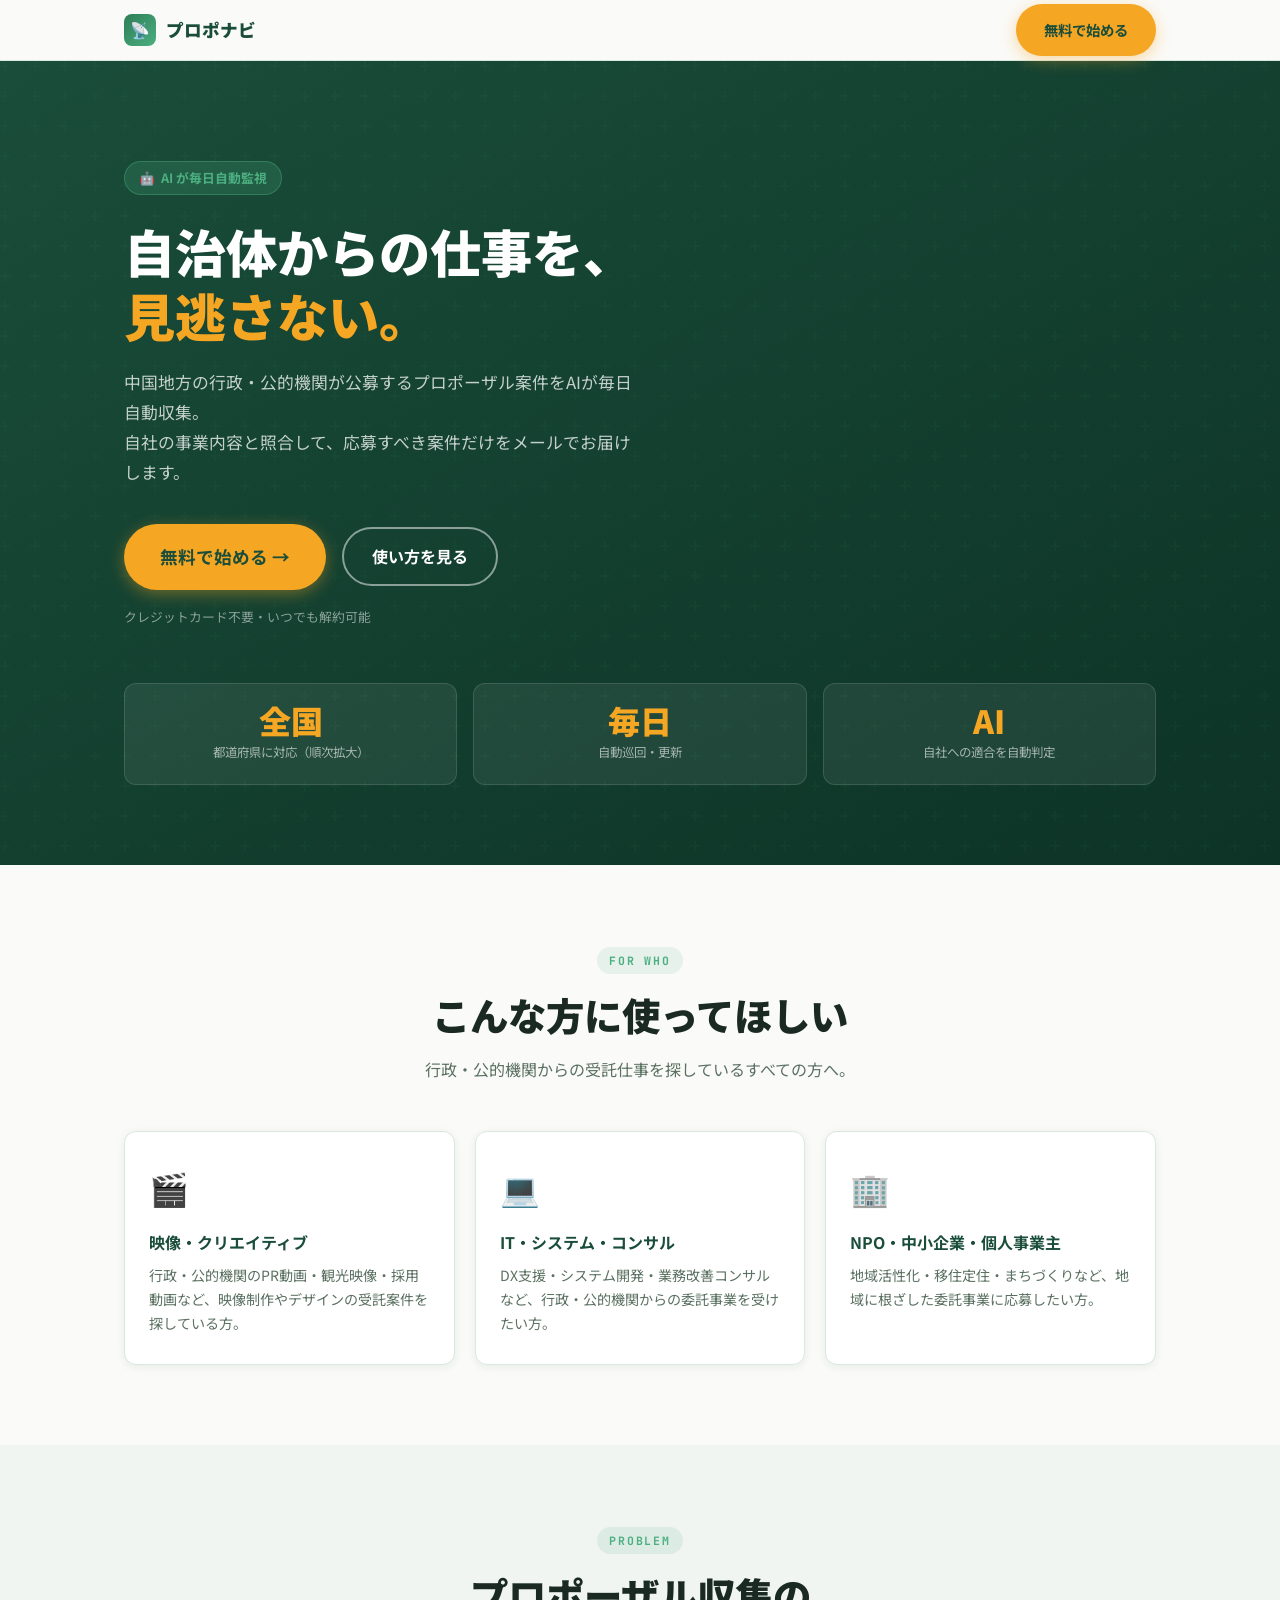
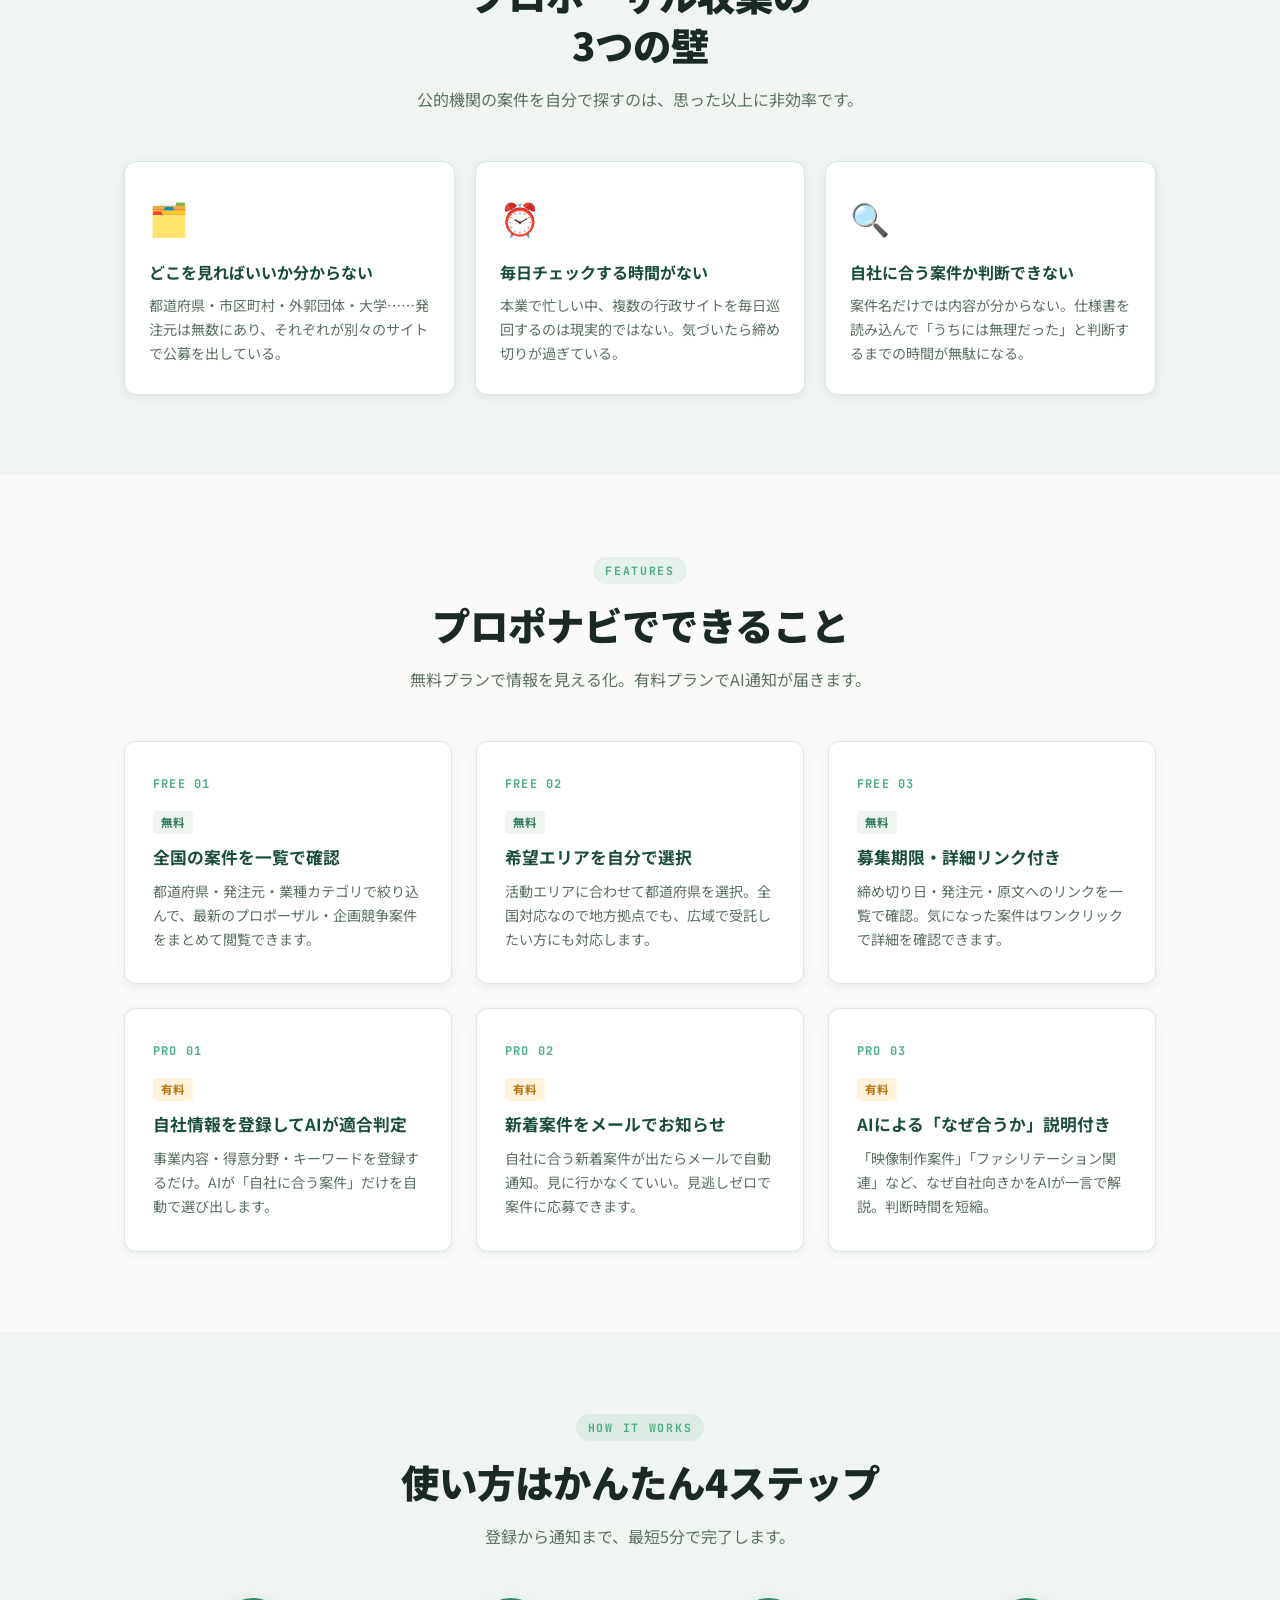
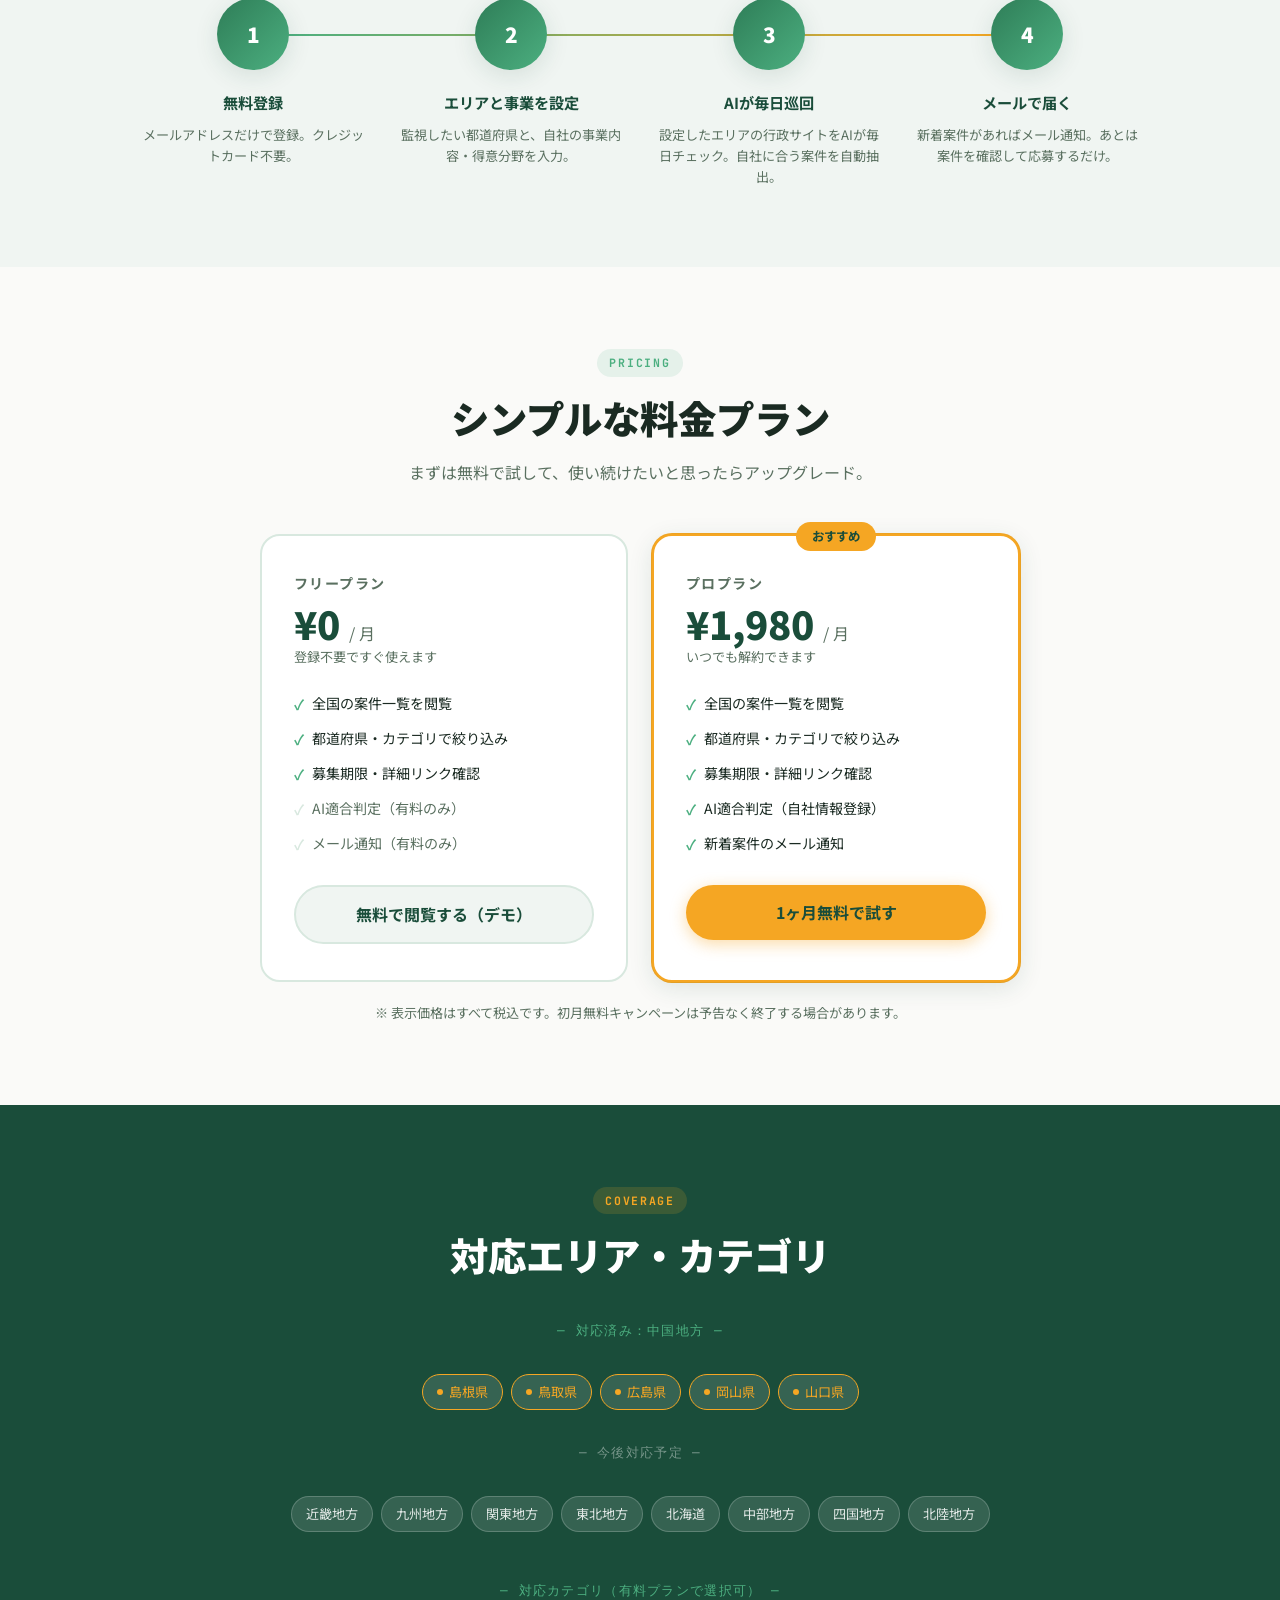
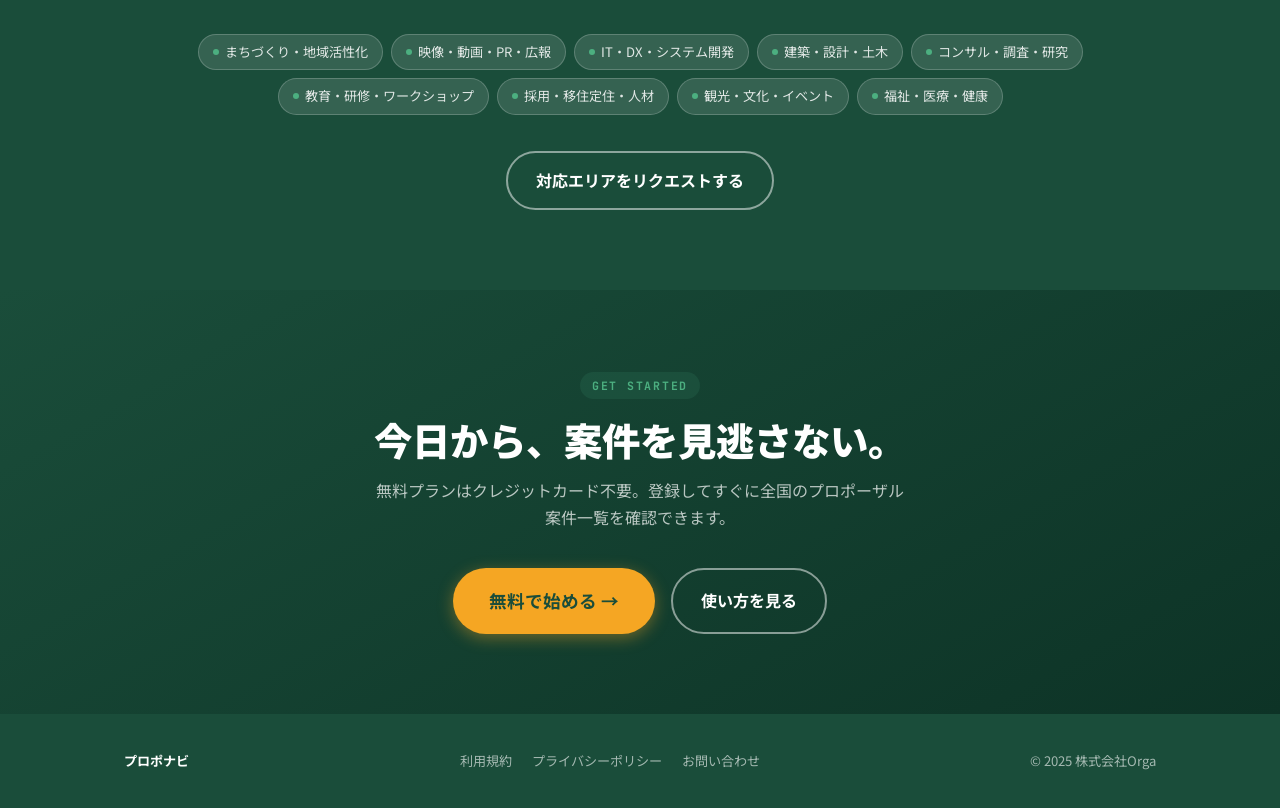
<file: index.html>
<!DOCTYPE html>
<html lang="ja">
<head>
  <meta charset="UTF-8">
  <meta name="viewport" content="width=device-width, initial-scale=1.0">
  <title>プロポナビ｜中国地方の公的機関プロポーザルをAIが毎日監視・通知</title>
  <meta name="description" content="中国地方の行政・公的機関が公募するプロポーザル案件をAIが毎日自動収集。自社の事業内容と照合して、応募すべき案件だけをメールでお届け。受託ビジネスをしている方に。">
  <link rel="preconnect" href="https://fonts.googleapis.com">
  <link rel="preconnect" href="https://fonts.gstatic.com" crossorigin>
  <link href="https://fonts.googleapis.com/css2?family=JetBrains+Mono:wght@400;700&family=Noto+Sans+JP:wght@400;500;700;900&display=swap" rel="stylesheet">
  <link rel="stylesheet" href="css/style.css">
</head>
<body>

  <!-- ===== HEADER ===== -->
  <header class="site-header">
    <div class="container">
      <a href="#" class="logo">
        <div class="logo-icon">📡</div>
        プロポナビ
      </a>
      <a href="#pricing" class="btn btn-primary header-cta">無料で始める</a>
    </div>
  </header>

  <!-- ===== HERO ===== -->
  <section class="hero">
    <div class="container">
      <div class="hero-badge">
        <span>🤖</span> AI が毎日自動監視
      </div>
      <h1 class="hero-title">
        自治体からの仕事を、<br>
        <em>見逃さない。</em>
      </h1>
      <p class="hero-desc">
        中国地方の行政・公的機関が公募するプロポーザル案件をAIが毎日自動収集。<br>
        自社の事業内容と照合して、応募すべき案件だけをメールでお届けします。
      </p>
      <div class="hero-actions">
        <a href="#pricing" class="btn btn-primary btn-lg">無料で始める →</a>
        <a href="#how" class="btn btn-outline">使い方を見る</a>
      </div>
      <p class="hero-note">クレジットカード不要・いつでも解約可能</p>

      <div class="hero-cards">
        <div class="hero-stat">
          <div class="hero-stat-num">全国</div>
          <div class="hero-stat-label">都道府県に対応（順次拡大）</div>
        </div>
        <div class="hero-stat">
          <div class="hero-stat-num">毎日</div>
          <div class="hero-stat-label">自動巡回・更新</div>
        </div>
        <div class="hero-stat">
          <div class="hero-stat-num">AI</div>
          <div class="hero-stat-label">自社への適合を自動判定</div>
        </div>
      </div>
    </div>
  </section>

  <!-- ===== TARGET ===== -->
  <section>
    <div class="container">
      <div class="text-center fade-in">
        <span class="section-label">FOR WHO</span>
        <h2 class="section-title">こんな方に使ってほしい</h2>
        <p class="section-sub">行政・公的機関からの受託仕事を探しているすべての方へ。</p>
      </div>
      <div class="problem-grid" style="margin-top:48px;">
        <div class="problem-card fade-in">
          <div class="problem-icon">🎬</div>
          <h3>映像・クリエイティブ</h3>
          <p>行政・公的機関のPR動画・観光映像・採用動画など、映像制作やデザインの受託案件を探している方。</p>
        </div>
        <div class="problem-card fade-in">
          <div class="problem-icon">💻</div>
          <h3>IT・システム・コンサル</h3>
          <p>DX支援・システム開発・業務改善コンサルなど、行政・公的機関からの委託事業を受けたい方。</p>
        </div>
        <div class="problem-card fade-in">
          <div class="problem-icon">🏢</div>
          <h3>NPO・中小企業・個人事業主</h3>
          <p>地域活性化・移住定住・まちづくりなど、地域に根ざした委託事業に応募したい方。</p>
        </div>
      </div>
    </div>
  </section>

  <!-- ===== PROBLEMS ===== -->
  <section class="bg-light">
    <div class="container">
      <div class="text-center fade-in">
        <span class="section-label">PROBLEM</span>
        <h2 class="section-title">プロポーザル収集の<br>3つの壁</h2>
        <p class="section-sub">公的機関の案件を自分で探すのは、思った以上に非効率です。</p>
      </div>

      <div class="problem-grid">
        <div class="problem-card fade-in">
          <div class="problem-icon">🗂️</div>
          <h3>どこを見ればいいか分からない</h3>
          <p>都道府県・市区町村・外郭団体・大学……発注元は無数にあり、それぞれが別々のサイトで公募を出している。</p>
        </div>
        <div class="problem-card fade-in">
          <div class="problem-icon">⏰</div>
          <h3>毎日チェックする時間がない</h3>
          <p>本業で忙しい中、複数の行政サイトを毎日巡回するのは現実的ではない。気づいたら締め切りが過ぎている。</p>
        </div>
        <div class="problem-card fade-in">
          <div class="problem-icon">🔍</div>
          <h3>自社に合う案件か判断できない</h3>
          <p>案件名だけでは内容が分からない。仕様書を読み込んで「うちには無理だった」と判断するまでの時間が無駄になる。</p>
        </div>
      </div>
    </div>
  </section>

  <!-- ===== FEATURES ===== -->
  <section>
    <div class="container">
      <div class="text-center fade-in">
        <span class="section-label">FEATURES</span>
        <h2 class="section-title">プロポナビでできること</h2>
        <p class="section-sub">無料プランで情報を見える化。有料プランでAI通知が届きます。</p>
      </div>

      <div class="features-grid">
        <div class="feature-card fade-in">
          <div class="feature-num">FREE 01</div>
          <span class="feature-tag feature-tag-free">無料</span>
          <h3>全国の案件を一覧で確認</h3>
          <p>都道府県・発注元・業種カテゴリで絞り込んで、最新のプロポーザル・企画競争案件をまとめて閲覧できます。</p>
        </div>
        <div class="feature-card fade-in">
          <div class="feature-num">FREE 02</div>
          <span class="feature-tag feature-tag-free">無料</span>
          <h3>希望エリアを自分で選択</h3>
          <p>活動エリアに合わせて都道府県を選択。全国対応なので地方拠点でも、広域で受託したい方にも対応します。</p>
        </div>
        <div class="feature-card fade-in">
          <div class="feature-num">FREE 03</div>
          <span class="feature-tag feature-tag-free">無料</span>
          <h3>募集期限・詳細リンク付き</h3>
          <p>締め切り日・発注元・原文へのリンクを一覧で確認。気になった案件はワンクリックで詳細を確認できます。</p>
        </div>
        <div class="feature-card fade-in">
          <div class="feature-num">PRO 01</div>
          <span class="feature-tag feature-tag-paid">有料</span>
          <h3>自社情報を登録してAIが適合判定</h3>
          <p>事業内容・得意分野・キーワードを登録するだけ。AIが「自社に合う案件」だけを自動で選び出します。</p>
        </div>
        <div class="feature-card fade-in">
          <div class="feature-num">PRO 02</div>
          <span class="feature-tag feature-tag-paid">有料</span>
          <h3>新着案件をメールでお知らせ</h3>
          <p>自社に合う新着案件が出たらメールで自動通知。見に行かなくていい。見逃しゼロで案件に応募できます。</p>
        </div>
        <div class="feature-card fade-in">
          <div class="feature-num">PRO 03</div>
          <span class="feature-tag feature-tag-paid">有料</span>
          <h3>AIによる「なぜ合うか」説明付き</h3>
          <p>「映像制作案件」「ファシリテーション関連」など、なぜ自社向きかをAIが一言で解説。判断時間を短縮。</p>
        </div>
      </div>
    </div>
  </section>

  <!-- ===== HOW IT WORKS ===== -->
  <section id="how" class="bg-light">
    <div class="container">
      <div class="text-center fade-in">
        <span class="section-label">HOW IT WORKS</span>
        <h2 class="section-title">使い方はかんたん4ステップ</h2>
        <p class="section-sub">登録から通知まで、最短5分で完了します。</p>
      </div>

      <div class="steps">
        <div class="step fade-in">
          <div class="step-num">1</div>
          <h3>無料登録</h3>
          <p>メールアドレスだけで登録。クレジットカード不要。</p>
        </div>
        <div class="step fade-in">
          <div class="step-num">2</div>
          <h3>エリアと事業を設定</h3>
          <p>監視したい都道府県と、自社の事業内容・得意分野を入力。</p>
        </div>
        <div class="step fade-in">
          <div class="step-num">3</div>
          <h3>AIが毎日巡回</h3>
          <p>設定したエリアの行政サイトをAIが毎日チェック。自社に合う案件を自動抽出。</p>
        </div>
        <div class="step fade-in">
          <div class="step-num">4</div>
          <h3>メールで届く</h3>
          <p>新着案件があればメール通知。あとは案件を確認して応募するだけ。</p>
        </div>
      </div>
    </div>
  </section>

  <!-- ===== PRICING ===== -->
  <section id="pricing">
    <div class="container">
      <div class="text-center fade-in">
        <span class="section-label">PRICING</span>
        <h2 class="section-title">シンプルな料金プラン</h2>
        <p class="section-sub">まずは無料で試して、使い続けたいと思ったらアップグレード。</p>
      </div>

      <div class="pricing-grid">
        <div class="price-card fade-in">
          <p class="price-name">フリープラン</p>
          <p class="price-amount">¥0 <span>/ 月</span></p>
          <p class="price-desc">登録不要ですぐ使えます</p>
          <ul class="price-list">
            <li>全国の案件一覧を閲覧</li>
            <li>都道府県・カテゴリで絞り込み</li>
            <li>募集期限・詳細リンク確認</li>
            <li class="muted">AI適合判定（有料のみ）</li>
            <li class="muted">メール通知（有料のみ）</li>
          </ul>
          <a href="demo.html" class="btn btn-free price-cta">無料で閲覧する（デモ）</a>
        </div>

        <div class="price-card price-card-paid fade-in">
          <div class="price-badge">おすすめ</div>
          <p class="price-name">プロプラン</p>
          <p class="price-amount">¥1,980 <span>/ 月</span></p>
          <p class="price-desc">いつでも解約できます</p>
          <ul class="price-list">
            <li>全国の案件一覧を閲覧</li>
            <li>都道府県・カテゴリで絞り込み</li>
            <li>募集期限・詳細リンク確認</li>
            <li>AI適合判定（自社情報登録）</li>
            <li>新着案件のメール通知</li>
          </ul>
          <a href="#" class="btn btn-primary price-cta">1ヶ月無料で試す</a>
        </div>
      </div>

      <p style="text-align:center; margin-top:20px; font-size:.82rem; color:var(--color-text-muted);">
        ※ 表示価格はすべて税込です。初月無料キャンペーンは予告なく終了する場合があります。
      </p>
    </div>
  </section>

  <!-- ===== COVERAGE ===== -->
  <section class="bg-dark">
    <div class="container">
      <div class="text-center fade-in">
        <span class="section-label">COVERAGE</span>
        <h2 class="section-title">対応エリア・カテゴリ</h2>
      </div>

      <!-- エリア -->
      <div style="margin-top:40px;" class="fade-in">
        <p style="text-align:center; font-size:.8rem; font-family:var(--font-mono); color:var(--color-primary-light); letter-spacing:.1em; margin-bottom:16px;">— 対応済み：中国地方 —</p>
        <div class="area-chips" style="justify-content:center; margin-bottom:32px;">
          <span class="chip" style="border-color:var(--color-accent); color:var(--color-accent);"><span class="chip-dot" style="background:var(--color-accent)"></span>島根県</span>
          <span class="chip" style="border-color:var(--color-accent); color:var(--color-accent);"><span class="chip-dot" style="background:var(--color-accent)"></span>鳥取県</span>
          <span class="chip" style="border-color:var(--color-accent); color:var(--color-accent);"><span class="chip-dot" style="background:var(--color-accent)"></span>広島県</span>
          <span class="chip" style="border-color:var(--color-accent); color:var(--color-accent);"><span class="chip-dot" style="background:var(--color-accent)"></span>岡山県</span>
          <span class="chip" style="border-color:var(--color-accent); color:var(--color-accent);"><span class="chip-dot" style="background:var(--color-accent)"></span>山口県</span>
        </div>

        <p style="text-align:center; font-size:.8rem; font-family:var(--font-mono); color:rgba(255,255,255,.4); letter-spacing:.1em; margin-bottom:16px;">— 今後対応予定 —</p>
        <div class="area-chips" style="margin-bottom:0;">
          <span class="chip">近畿地方</span>
          <span class="chip">九州地方</span>
          <span class="chip">関東地方</span>
          <span class="chip">東北地方</span>
          <span class="chip">北海道</span>
          <span class="chip">中部地方</span>
          <span class="chip">四国地方</span>
          <span class="chip">北陸地方</span>
        </div>
      </div>

      <!-- カテゴリ -->
      <div style="margin-top:48px;" class="fade-in">
        <p style="text-align:center; font-size:.8rem; font-family:var(--font-mono); color:var(--color-primary-light); letter-spacing:.1em; margin-bottom:16px;">— 対応カテゴリ（有料プランで選択可） —</p>
        <div class="area-chips">
          <span class="chip"><span class="chip-dot"></span>まちづくり・地域活性化</span>
          <span class="chip"><span class="chip-dot"></span>映像・動画・PR・広報</span>
          <span class="chip"><span class="chip-dot"></span>IT・DX・システム開発</span>
          <span class="chip"><span class="chip-dot"></span>建築・設計・土木</span>
          <span class="chip"><span class="chip-dot"></span>コンサル・調査・研究</span>
          <span class="chip"><span class="chip-dot"></span>教育・研修・ワークショップ</span>
          <span class="chip"><span class="chip-dot"></span>採用・移住定住・人材</span>
          <span class="chip"><span class="chip-dot"></span>観光・文化・イベント</span>
          <span class="chip"><span class="chip-dot"></span>福祉・医療・健康</span>
        </div>
      </div>

      <div style="text-align:center; margin-top:36px;" class="fade-in">
        <a href="mailto:info@orgajp.com?subject=対応エリアのリクエスト" class="btn btn-outline">
          対応エリアをリクエストする
        </a>
      </div>
    </div>
  </section>

  <!-- ===== CTA ===== -->
  <section class="cta-section">
    <div class="container">
      <span class="section-label">GET STARTED</span>
      <h2 class="section-title fade-in">今日から、案件を見逃さない。</h2>
      <p class="section-sub fade-in" style="margin:0 auto; color:rgba(255,255,255,.7);">
        無料プランはクレジットカード不要。登録してすぐに全国のプロポーザル案件一覧を確認できます。
      </p>
      <div class="cta-actions fade-in">
        <a href="#" class="btn btn-primary btn-lg">無料で始める →</a>
        <a href="#how" class="btn btn-outline">使い方を見る</a>
      </div>
    </div>
  </section>

  <!-- ===== FOOTER ===== -->
  <footer class="site-footer">
    <div class="container">
      <span class="footer-logo">プロポナビ</span>
      <div class="footer-links">
        <a href="#">利用規約</a>
        <a href="#">プライバシーポリシー</a>
        <a href="mailto:info@orgajp.com">お問い合わせ</a>
      </div>
      <span>© 2025 株式会社Orga</span>
    </div>
  </footer>

  <script src="js/script.js"></script>
</body>
</html>
</file>
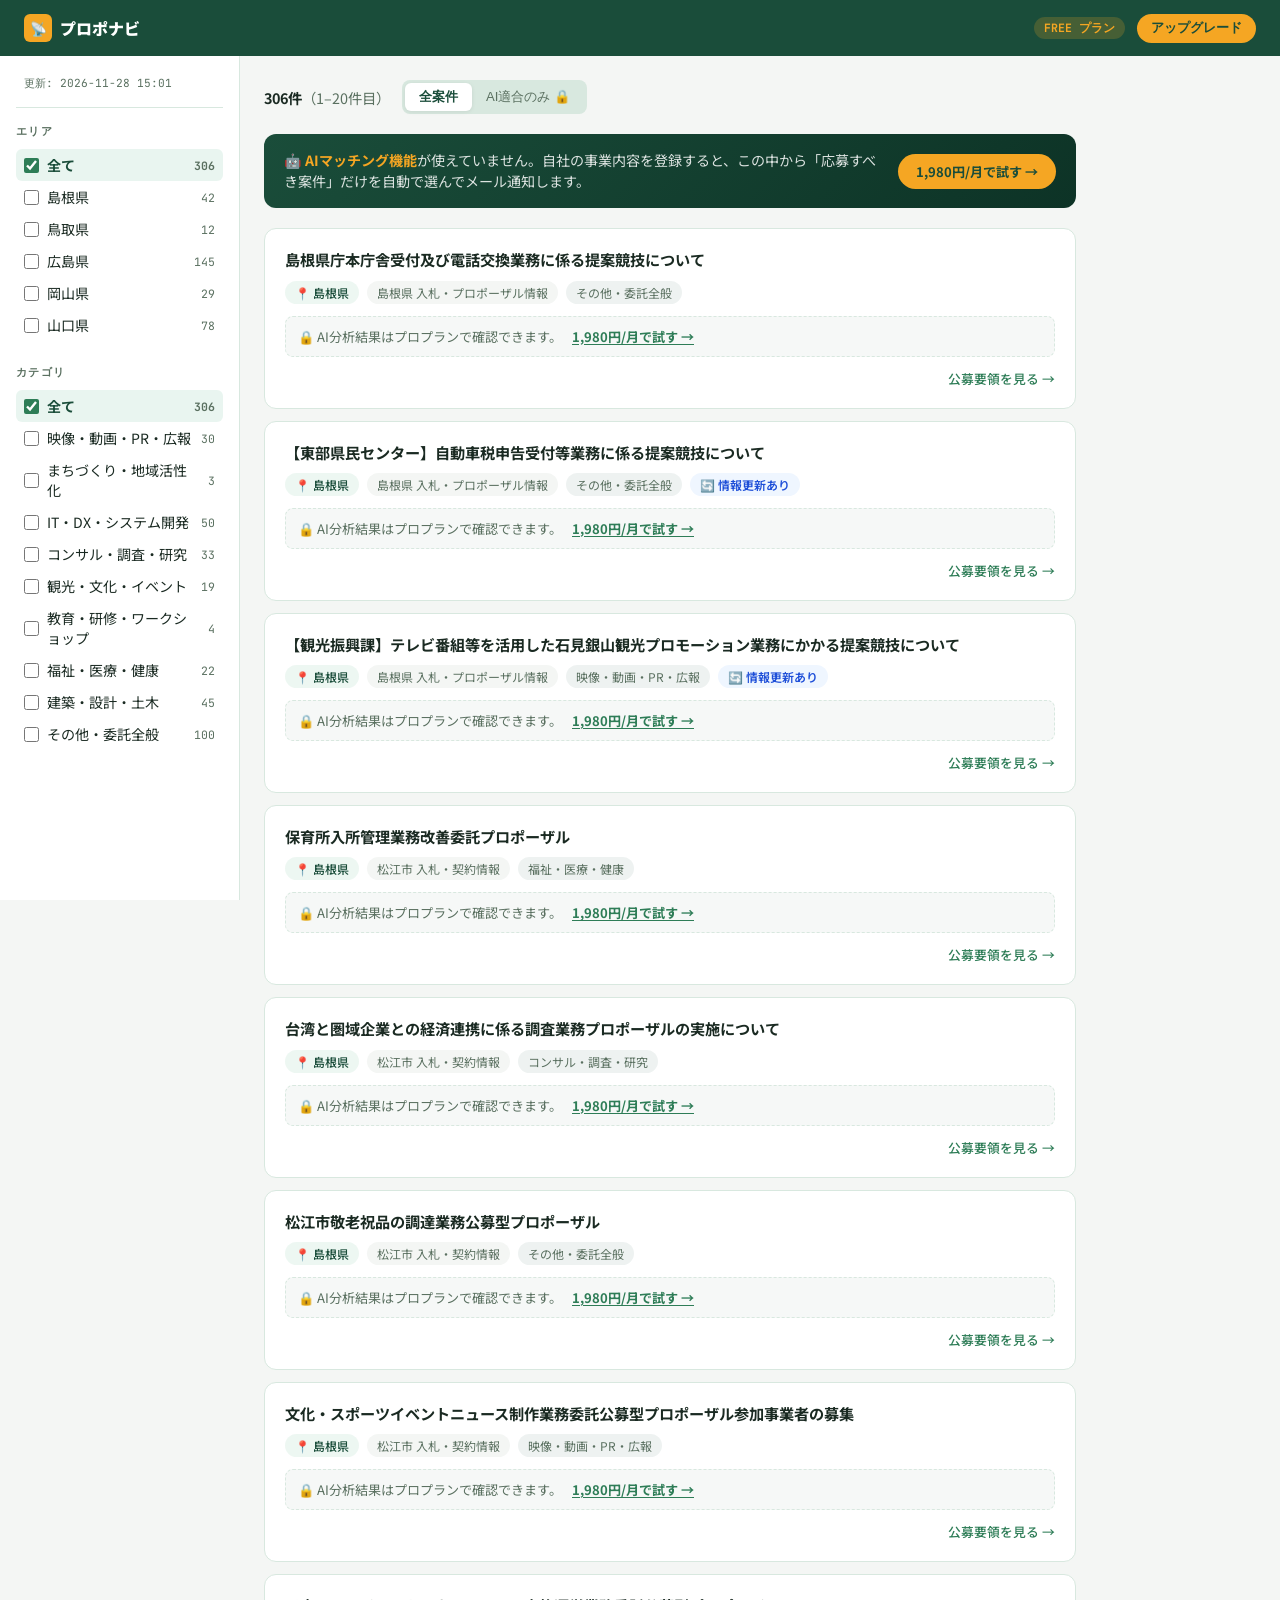
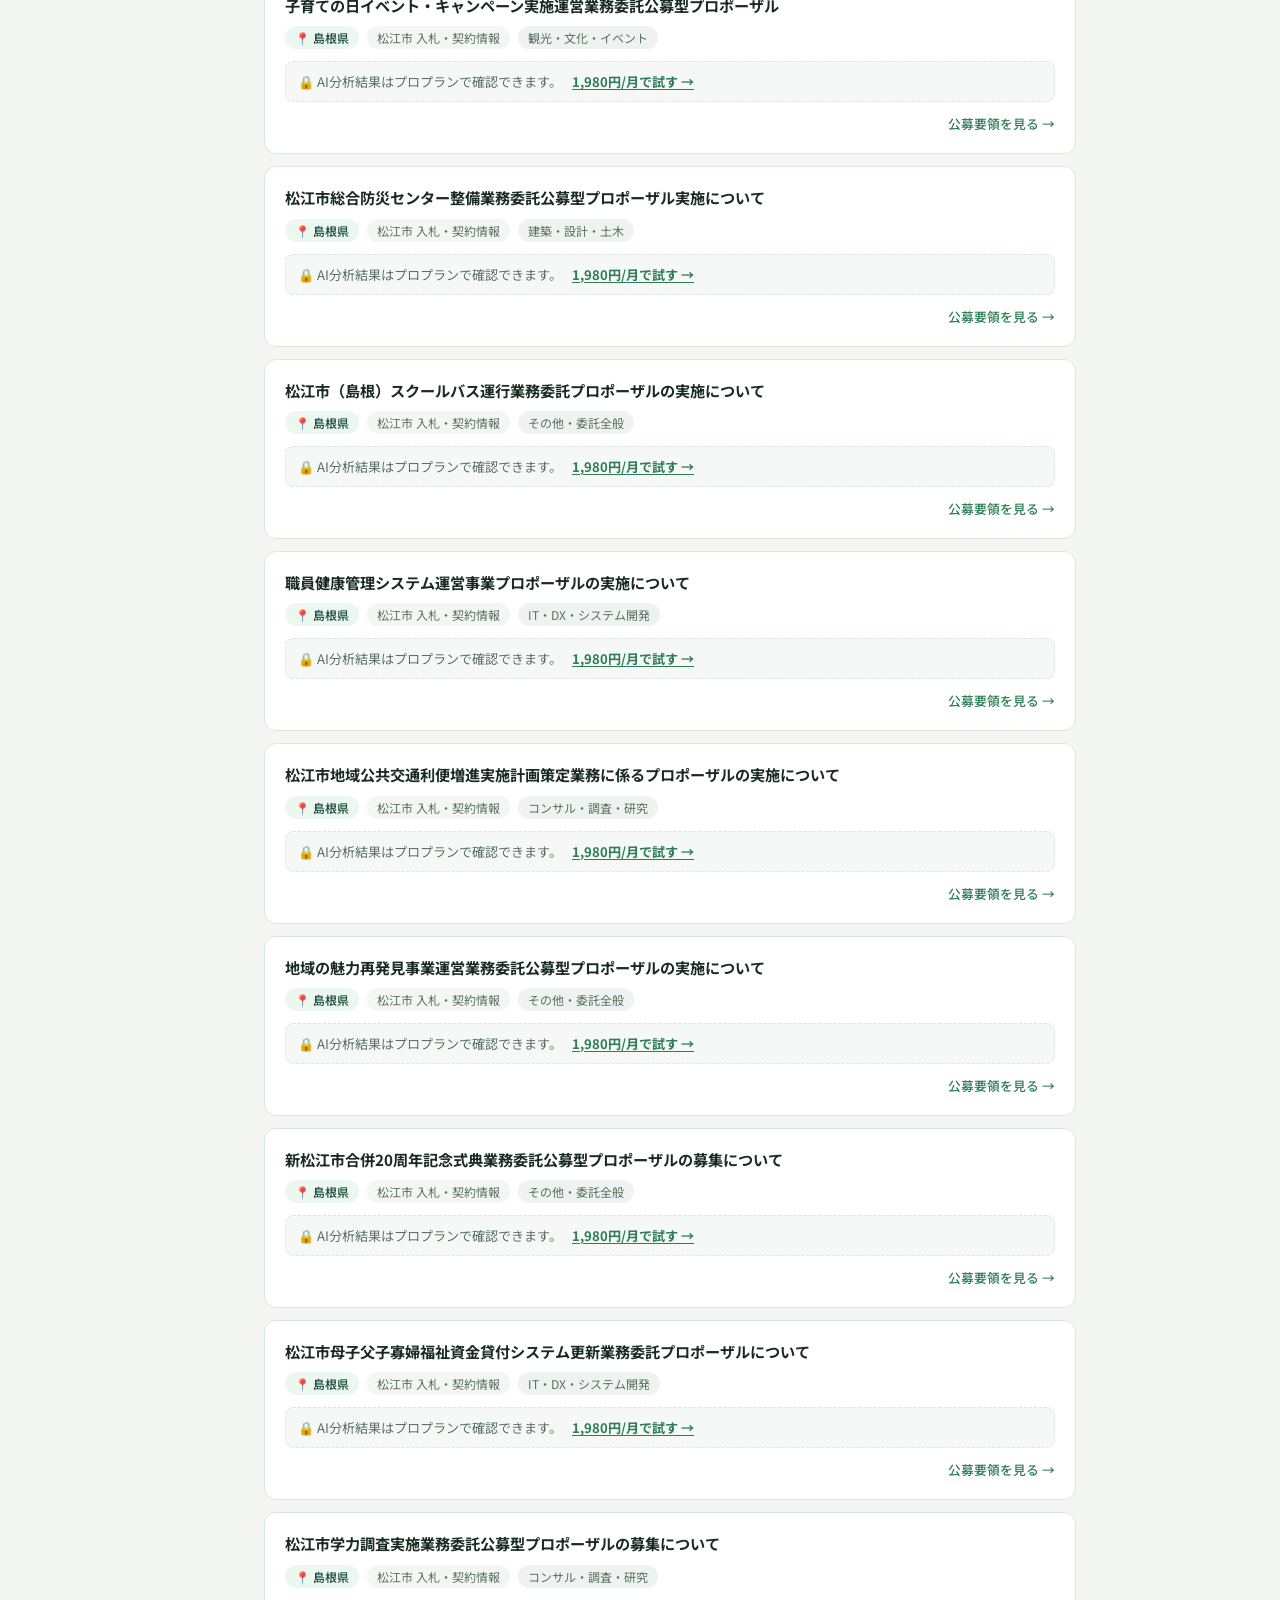
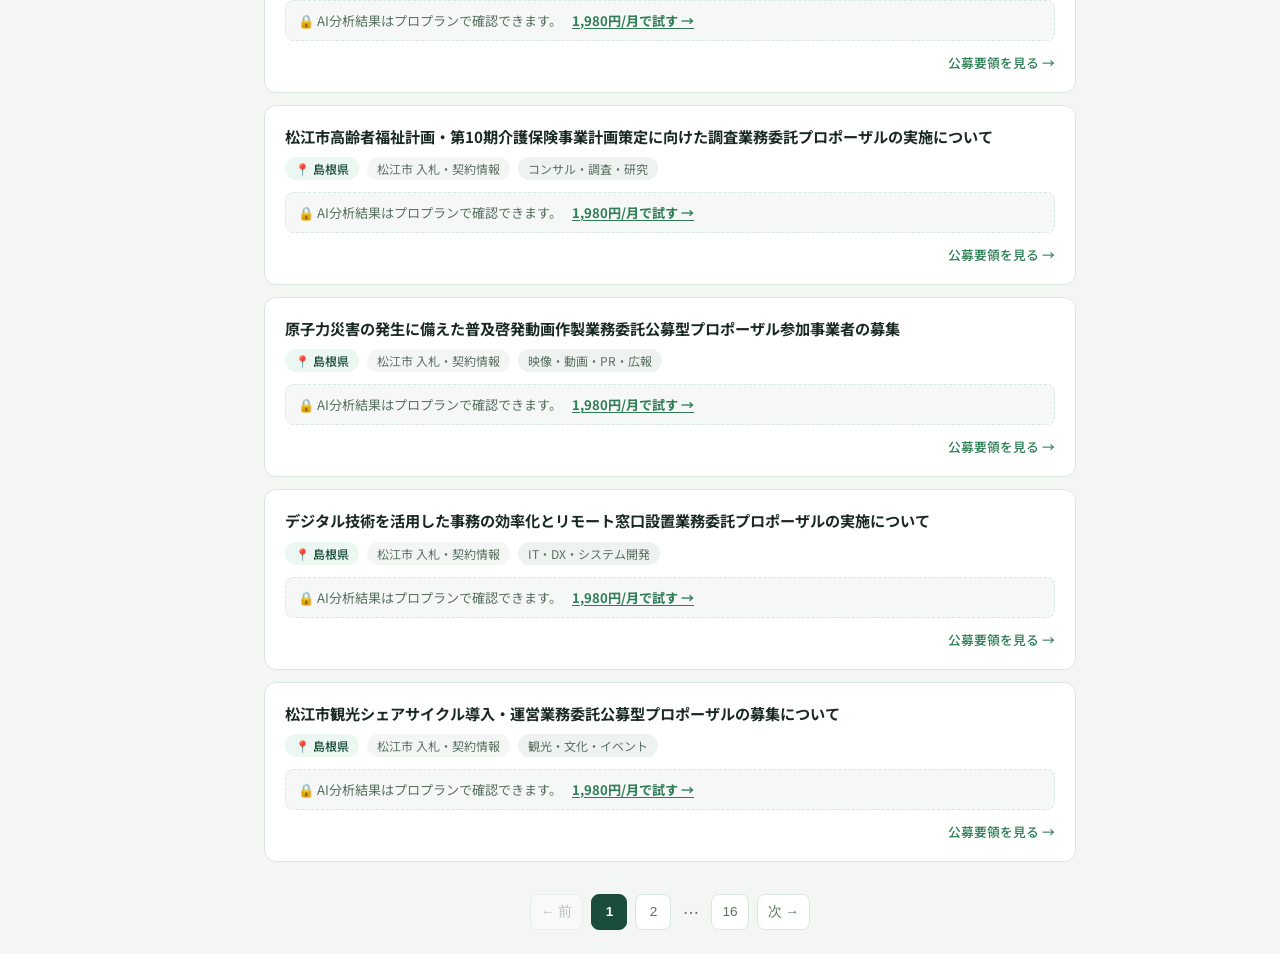
<file: demo.html>
<!DOCTYPE html>
<html lang="ja">
<head>
  <meta charset="UTF-8">
  <meta name="viewport" content="width=device-width, initial-scale=1.0">
  <title>案件一覧｜プロポナビ</title>
  <link rel="preconnect" href="https://fonts.googleapis.com">
  <link rel="preconnect" href="https://fonts.gstatic.com" crossorigin>
  <link href="https://fonts.googleapis.com/css2?family=JetBrains+Mono:wght@400;700&family=Noto+Sans+JP:wght@400;500;700;900&display=swap" rel="stylesheet">
  <style>
    :root {
      --color-primary:       #1A4D3A;
      --color-primary-mid:   #2E7D57;
      --color-primary-light: #4CAF80;
      --color-accent:        #F5A623;
      --color-bg:            #F4F6F4;
      --color-bg-card:       #FFFFFF;
      --color-text:          #1A2A22;
      --color-text-muted:    #5A7060;
      --color-border:        #D8E8DF;
      --font-base: 'Noto Sans JP', sans-serif;
      --font-mono: 'JetBrains Mono', monospace;
    }
    *, *::before, *::after { box-sizing: border-box; margin: 0; padding: 0; }
    body { font-family: var(--font-base); background: var(--color-bg); color: var(--color-text); -webkit-font-smoothing: antialiased; }
    a { text-decoration: none; color: inherit; }

    /* ── Header ── */
    .app-header {
      background: var(--color-primary);
      color: #fff;
      padding: 0 24px;
      height: 56px;
      display: flex;
      align-items: center;
      justify-content: space-between;
      position: sticky;
      top: 0;
      z-index: 100;
    }
    .app-logo { font-weight: 900; font-size: 1rem; display: flex; align-items: center; gap: 8px; }
    .app-logo-icon { background: var(--color-accent); color: var(--color-primary); width: 28px; height: 28px; border-radius: 6px; display: flex; align-items: center; justify-content: center; font-size: .85rem; font-weight: 900; }
    .header-right { display: flex; align-items: center; gap: 12px; }
    .plan-badge { background: rgba(245,166,35,.2); color: var(--color-accent); font-size: .72rem; font-weight: 700; padding: 3px 10px; border-radius: 100px; font-family: var(--font-mono); }
    .upgrade-btn { background: var(--color-accent); color: var(--color-primary); font-size: .8rem; font-weight: 700; padding: 6px 14px; border-radius: 100px; cursor: pointer; border: none; }

    /* ── Layout ── */
    .app-body { display: flex; min-height: calc(100vh - 56px); }

    /* ── Sidebar ── */
    .sidebar {
      width: 240px;
      flex-shrink: 0;
      background: #fff;
      border-right: 1px solid var(--color-border);
      padding: 20px 16px;
      position: sticky;
      top: 56px;
      height: calc(100vh - 56px);
      overflow-y: auto;
    }
    .sidebar-section { margin-bottom: 24px; }
    .sidebar-label {
      font-size: .7rem;
      font-weight: 700;
      color: var(--color-text-muted);
      letter-spacing: .12em;
      text-transform: uppercase;
      font-family: var(--font-mono);
      margin-bottom: 10px;
    }
    .filter-item {
      display: flex;
      align-items: center;
      gap: 8px;
      padding: 6px 8px;
      border-radius: 6px;
      cursor: pointer;
      font-size: .88rem;
      transition: background .15s;
      user-select: none;
    }
    .filter-item:hover { background: var(--color-bg); }
    .filter-item.active { background: rgba(76,175,128,.12); color: var(--color-primary); font-weight: 700; }
    .filter-item input[type="checkbox"] { accent-color: var(--color-primary-mid); width: 15px; height: 15px; flex-shrink: 0; }
    .filter-count { margin-left: auto; font-size: .72rem; color: var(--color-text-muted); font-family: var(--font-mono); }

    /* ── Updated time ── */
    .updated-at {
      font-size: .7rem;
      color: var(--color-text-muted);
      font-family: var(--font-mono);
      padding: 0 8px 16px;
      border-bottom: 1px solid var(--color-border);
      margin-bottom: 16px;
    }

    /* ── Main ── */
    .main { flex: 1; padding: 24px; max-width: 860px; }

    /* ── Toolbar ── */
    .toolbar {
      display: flex;
      align-items: center;
      justify-content: space-between;
      margin-bottom: 20px;
      flex-wrap: wrap;
      gap: 12px;
    }
    .toolbar-left { display: flex; align-items: center; gap: 12px; }
    .result-count { font-size: .9rem; color: var(--color-text-muted); }
    .result-count strong { color: var(--color-text); font-weight: 700; }
    .tab-group { display: flex; background: var(--color-border); border-radius: 8px; padding: 3px; }
    .tab-btn { padding: 5px 14px; border-radius: 6px; font-size: .82rem; font-weight: 500; cursor: pointer; border: none; background: none; color: var(--color-text-muted); transition: all .15s; }
    .tab-btn.active { background: #fff; color: var(--color-primary); font-weight: 700; box-shadow: 0 1px 4px rgba(0,0,0,.08); }

    /* ── Upgrade Banner ── */
    .upgrade-banner {
      background: linear-gradient(135deg, var(--color-primary) 0%, #0D3326 100%);
      color: #fff;
      border-radius: 12px;
      padding: 16px 20px;
      display: flex;
      align-items: center;
      justify-content: space-between;
      gap: 16px;
      margin-bottom: 20px;
    }
    .upgrade-banner p { font-size: .88rem; line-height: 1.5; color: rgba(255,255,255,.85); }
    .upgrade-banner strong { color: var(--color-accent); }
    .upgrade-banner-btn { background: var(--color-accent); color: var(--color-primary); font-size: .82rem; font-weight: 700; padding: 8px 18px; border-radius: 100px; white-space: nowrap; flex-shrink: 0; }

    /* ── Cards ── */
    .card-list { display: flex; flex-direction: column; gap: 12px; }
    .card {
      background: var(--color-bg-card);
      border: 1px solid var(--color-border);
      border-radius: 12px;
      padding: 20px;
      transition: box-shadow .2s, border-color .2s;
    }
    .card:hover { box-shadow: 0 4px 16px rgba(26,77,58,.1); border-color: var(--color-primary-light); }
    .card-header { display: flex; align-items: flex-start; justify-content: space-between; gap: 12px; margin-bottom: 10px; }
    .card-title { font-size: .95rem; font-weight: 700; line-height: 1.4; flex: 1; }
    .card-title a:hover { color: var(--color-primary-mid); }
    .card-meta { display: flex; flex-wrap: wrap; gap: 8px; align-items: center; }
    .meta-chip {
      display: inline-flex;
      align-items: center;
      gap: 4px;
      font-size: .75rem;
      color: var(--color-text-muted);
      background: var(--color-bg);
      padding: 3px 10px;
      border-radius: 100px;
    }
    .meta-chip-pref { background: rgba(76,175,128,.1); color: var(--color-primary); font-weight: 500; }
    .meta-chip-cat { background: rgba(26,77,58,.07); }
    .meta-chip-updated { background: #EFF6FF; color: #1D4ED8; font-weight: 600; }

    .ai-match-locked {
      display: flex;
      align-items: center;
      gap: 10px;
      background: rgba(26,77,58,.04);
      border: 1px dashed var(--color-border);
      border-radius: 8px;
      padding: 10px 12px;
      font-size: .82rem;
      color: var(--color-text-muted);
      margin-top: 12px;
    }
    .ai-match-locked a { color: var(--color-primary-mid); font-weight: 700; text-decoration: underline; text-underline-offset: 2px; }

    .card-link-row { display: flex; justify-content: flex-end; margin-top: 12px; }
    .card-link { font-size: .8rem; color: var(--color-primary-mid); font-weight: 500; display: flex; align-items: center; gap: 4px; }
    .card-link:hover { color: var(--color-primary); }

    /* ── Pagination ── */
    .pagination {
      display: flex;
      align-items: center;
      justify-content: center;
      gap: 8px;
      margin-top: 32px;
      flex-wrap: wrap;
    }
    .page-btn {
      min-width: 36px;
      height: 36px;
      border-radius: 8px;
      border: 1px solid var(--color-border);
      background: #fff;
      color: var(--color-text-muted);
      font-size: .85rem;
      font-weight: 500;
      cursor: pointer;
      display: flex;
      align-items: center;
      justify-content: center;
      padding: 0 10px;
      transition: all .15s;
    }
    .page-btn:hover { border-color: var(--color-primary-light); color: var(--color-primary); }
    .page-btn.active { background: var(--color-primary); color: #fff; border-color: var(--color-primary); font-weight: 700; }
    .page-btn:disabled { opacity: .4; cursor: default; }

    /* ── Loading ── */
    .loading { text-align: center; padding: 60px 20px; color: var(--color-text-muted); font-size: .9rem; }
    .spinner { display: inline-block; width: 28px; height: 28px; border: 3px solid var(--color-border); border-top-color: var(--color-primary-mid); border-radius: 50%; animation: spin .8s linear infinite; margin-bottom: 12px; }
    @keyframes spin { to { transform: rotate(360deg); } }

    /* ── Empty ── */
    .empty { text-align: center; padding: 60px 20px; color: var(--color-text-muted); }

    @media (max-width: 768px) {
      .sidebar { display: none; }
      .main { padding: 16px; }
    }
  </style>
</head>
<body>

  <header class="app-header">
    <div class="app-logo">
      <div class="app-logo-icon">📡</div>
      プロポナビ
    </div>
    <div class="header-right">
      <span class="plan-badge">FREE プラン</span>
      <button class="upgrade-btn" onclick="location.href='index.html#pricing'">アップグレード</button>
    </div>
  </header>

  <div class="app-body">

    <aside class="sidebar">
      <div class="updated-at" id="updated-at">読み込み中...</div>

      <div class="sidebar-section">
        <div class="sidebar-label">エリア</div>
        <div id="pref-filters"></div>
      </div>

      <div class="sidebar-section">
        <div class="sidebar-label">カテゴリ</div>
        <div id="cat-filters"></div>
      </div>
    </aside>

    <main class="main">
      <div class="toolbar">
        <div class="toolbar-left">
          <p class="result-count" id="result-count">読み込み中...</p>
          <div class="tab-group">
            <button class="tab-btn active" id="tab-all" onclick="switchTab('all')">全案件</button>
            <button class="tab-btn" id="tab-ai" onclick="switchTab('ai')">AI適合のみ 🔒</button>
          </div>
        </div>
      </div>

      <div class="upgrade-banner">
        <p>🤖 <strong>AIマッチング機能</strong>が使えていません。自社の事業内容を登録すると、この中から「応募すべき案件」だけを自動で選んでメール通知します。</p>
        <a href="index.html#pricing" class="upgrade-banner-btn">1,980円/月で試す →</a>
      </div>

      <div id="card-list" class="card-list">
        <div class="loading"><div class="spinner"></div><br>案件データを読み込んでいます...</div>
      </div>

      <div class="empty" id="empty-state" style="display:none;">
        <p>該当する案件が見つかりませんでした。<br>フィルターを変更してみてください。</p>
      </div>

      <div class="pagination" id="pagination"></div>
    </main>
  </div>

  <script>
    const PER_PAGE = 20;

    let ALL_PROPOSALS = [];
    let activePref = null;
    let activeCat  = null;
    let currentPage = 1;

    const PREFS = ['島根県','鳥取県','広島県','岡山県','山口県'];
    const CATS  = [
      '映像・動画・PR・広報',
      'まちづくり・地域活性化',
      '採用・移住定住・人材',
      'IT・DX・システム開発',
      'コンサル・調査・研究',
      '観光・文化・イベント',
      '教育・研修・ワークショップ',
      '福祉・医療・健康',
      '建築・設計・土木',
      'その他・委託全般',
    ];

    // ── データ読み込み ──
    fetch('./data/proposals.json')
      .then(r => r.json())
      .then(data => {
        ALL_PROPOSALS = data.proposals;
        document.getElementById('updated-at').textContent = `更新: ${data.updated_at}`;
        buildFilters();
        render();
      })
      .catch(() => {
        document.getElementById('card-list').innerHTML =
          '<div class="empty"><p>データの読み込みに失敗しました。</p></div>';
      });

    // ── フィルターUI構築 ──
    function buildFilters() {
      buildFilterGroup('pref-filters', PREFS, 'pref');
      buildFilterGroup('cat-filters',  CATS,  'cat');
    }

    function buildFilterGroup(containerId, values, type) {
      const container = document.getElementById(containerId);
      // 「全て」
      const allItem = makeFilterItem('全て', null, type, true);
      container.appendChild(allItem);
      values.forEach(val => {
        const count = ALL_PROPOSALS.filter(p => p[type === 'pref' ? 'prefecture' : 'category'] === val).length;
        if (count > 0) container.appendChild(makeFilterItem(val, val, type, false, count));
      });
    }

    function makeFilterItem(label, value, type, isAll, count) {
      const div = document.createElement('label');
      div.className = 'filter-item' + (isAll ? ' active' : '');
      div.dataset.type  = type;
      div.dataset.value = value || '';

      const cb = document.createElement('input');
      cb.type = 'checkbox';
      cb.checked = isAll;

      const text = document.createTextNode(' ' + label);
      div.appendChild(cb);
      div.appendChild(text);

      if (count !== undefined) {
        const span = document.createElement('span');
        span.className = 'filter-count';
        span.id = `count-${type}-${(value || 'all').replace(/[・\s]/g, '_')}`;
        span.textContent = count;
        div.appendChild(span);
      } else {
        const span = document.createElement('span');
        span.className = 'filter-count';
        span.id = `count-${type}-all`;
        span.textContent = ALL_PROPOSALS.length;
        div.appendChild(span);
      }

      div.addEventListener('click', () => {
        if (type === 'pref') {
          activePref = (activePref === value) ? null : value;
        } else {
          activeCat = (activeCat === value) ? null : value;
        }
        currentPage = 1;
        render();
      });

      return div;
    }

    // ── フィルター適用 ──
    function getFiltered() {
      return ALL_PROPOSALS.filter(p => {
        const prefOk = activePref === null || p.prefecture === activePref;
        const catOk  = activeCat  === null || p.category  === activeCat;
        return prefOk && catOk;
      });
    }

    // ── カードHTML ──
    function cardHTML(p) {
      const updatedBadge = p.is_updated
        ? `<span class="meta-chip meta-chip-updated">🔄 情報更新あり</span>`
        : '';
      return `
        <div class="card">
          <div class="card-header">
            <div class="card-title">
              <a href="${p.url}" target="_blank" rel="noopener">${escHtml(p.title)}</a>
            </div>
          </div>
          <div class="card-meta">
            <span class="meta-chip meta-chip-pref">📍 ${escHtml(p.prefecture)}</span>
            <span class="meta-chip">${escHtml(p.org)}</span>
            <span class="meta-chip meta-chip-cat">${escHtml(p.category)}</span>
            ${updatedBadge}
          </div>
          <div class="ai-match-locked">
            🔒 AI分析結果はプロプランで確認できます。
            <a href="index.html#pricing">1,980円/月で試す →</a>
          </div>
          <div class="card-link-row">
            <a href="${p.url}" target="_blank" rel="noopener" class="card-link">公募要領を見る →</a>
          </div>
        </div>`;
    }

    function escHtml(s) {
      return String(s).replace(/&/g,'&amp;').replace(/</g,'&lt;').replace(/>/g,'&gt;').replace(/"/g,'&quot;');
    }

    // ── 描画 ──
    function render() {
      const filtered = getFiltered();
      const total = filtered.length;
      const totalPages = Math.max(1, Math.ceil(total / PER_PAGE));
      currentPage = Math.min(currentPage, totalPages);

      const start = (currentPage - 1) * PER_PAGE;
      const page  = filtered.slice(start, start + PER_PAGE);

      const list  = document.getElementById('card-list');
      const empty = document.getElementById('empty-state');

      if (total === 0) {
        list.innerHTML = '';
        empty.style.display = 'block';
      } else {
        list.innerHTML = page.map(cardHTML).join('');
        empty.style.display = 'none';
      }

      document.getElementById('result-count').innerHTML =
        `<strong>${total.toLocaleString()}件</strong>（${start+1}–${Math.min(start+PER_PAGE,total)}件目）`;

      renderPagination(totalPages);
      updateSidebarActive();
    }

    // ── ページネーション ──
    function renderPagination(totalPages) {
      const pg = document.getElementById('pagination');
      if (totalPages <= 1) { pg.innerHTML = ''; return; }

      let html = '';
      html += `<button class="page-btn" onclick="goPage(${currentPage-1})" ${currentPage===1?'disabled':''}>← 前</button>`;

      const range = pageRange(currentPage, totalPages);
      range.forEach(p => {
        if (p === '...') {
          html += `<span style="padding:0 4px;color:var(--color-text-muted)">…</span>`;
        } else {
          html += `<button class="page-btn${p===currentPage?' active':''}" onclick="goPage(${p})">${p}</button>`;
        }
      });

      html += `<button class="page-btn" onclick="goPage(${currentPage+1})" ${currentPage===totalPages?'disabled':''}>次 →</button>`;
      pg.innerHTML = html;
    }

    function pageRange(cur, total) {
      if (total <= 7) return Array.from({length:total},(_,i)=>i+1);
      const pages = [1];
      if (cur > 3) pages.push('...');
      for (let i=Math.max(2,cur-1); i<=Math.min(total-1,cur+1); i++) pages.push(i);
      if (cur < total-2) pages.push('...');
      pages.push(total);
      return pages;
    }

    function goPage(p) {
      currentPage = p;
      render();
      window.scrollTo({top:0, behavior:'smooth'});
    }

    // ── サイドバーのアクティブ状態更新 ──
    function updateSidebarActive() {
      document.querySelectorAll('.filter-item').forEach(item => {
        const type  = item.dataset.type;
        const value = item.dataset.value || null;
        const isActive = type === 'pref'
          ? activePref === value
          : activeCat === value;
        item.classList.toggle('active', isActive);
        item.querySelector('input').checked = isActive;
      });

      // カウント更新
      PREFS.forEach(pref => {
        const count = ALL_PROPOSALS.filter(p =>
          p.prefecture === pref && (activeCat === null || p.category === activeCat)
        ).length;
        const el = document.getElementById(`count-pref-${pref.replace(/[・\s]/g,'_')}`);
        if (el) el.textContent = count;
      });
      const prefAllEl = document.getElementById('count-pref-all');
      if (prefAllEl) prefAllEl.textContent = ALL_PROPOSALS.filter(p =>
        activeCat === null || p.category === activeCat
      ).length;

      CATS.forEach(cat => {
        const count = ALL_PROPOSALS.filter(p =>
          p.category === cat && (activePref === null || p.prefecture === activePref)
        ).length;
        const el = document.getElementById(`count-cat-${cat.replace(/[・\s]/g,'_')}`);
        if (el) el.textContent = count;
      });
      const catAllEl = document.getElementById('count-cat-all');
      if (catAllEl) catAllEl.textContent = ALL_PROPOSALS.filter(p =>
        activePref === null || p.prefecture === activePref
      ).length;
    }

    // ── タブ切り替え ──
    function switchTab(tab) {
      if (tab === 'ai') {
        alert('AI適合マッチング通知はプロプラン（¥1,980/月）の機能です。\n自社の事業内容を登録すると、全案件の中から\nAIが「応募すべき案件」を自動で選定してメール通知します。');
        return;
      }
    }
  </script>

</body>
</html>
</file>
<file: css/style.css>
/* ===================================================
   案件アンテナ — style.css
   =================================================== */

:root {
  --color-primary:       #1A4D3A;
  --color-primary-mid:   #2E7D57;
  --color-primary-light: #4CAF80;
  --color-accent:        #F5A623;
  --color-accent-light:  #FFF3DC;
  --color-bg:            #FAFAF8;
  --color-bg-light:      #F0F5F2;
  --color-text:          #1A2A22;
  --color-text-muted:    #5A7060;
  --color-text-light:    #FFFFFF;
  --color-border:        #D8E8DF;

  --font-base: 'Noto Sans JP', sans-serif;
  --font-mono: 'JetBrains Mono', monospace;

  --radius-sm: 6px;
  --radius-md: 12px;
  --radius-lg: 20px;

  --shadow-sm: 0 2px 8px rgba(26,77,58,.08);
  --shadow-md: 0 6px 24px rgba(26,77,58,.12);
  --shadow-lg: 0 16px 48px rgba(26,77,58,.16);

  --max-w: 1080px;
  --section-py: 80px;
}

/* ── Reset ── */
*, *::before, *::after { box-sizing: border-box; margin: 0; padding: 0; }
html { scroll-behavior: smooth; }
body {
  font-family: var(--font-base);
  background: var(--color-bg);
  color: var(--color-text);
  line-height: 1.7;
  -webkit-font-smoothing: antialiased;
}
img { max-width: 100%; height: auto; display: block; }
a { color: inherit; text-decoration: none; }

/* ── Layout ── */
.container {
  max-width: var(--max-w);
  margin: 0 auto;
  padding: 0 24px;
}
section { padding: var(--section-py) 0; }
.bg-dark  { background: var(--color-primary); color: var(--color-text-light); }
.bg-light { background: var(--color-bg-light); }

/* ── Typography ── */
.section-label {
  display: inline-block;
  font-family: var(--font-mono);
  font-size: .72rem;
  font-weight: 700;
  letter-spacing: .15em;
  text-transform: uppercase;
  color: var(--color-primary-light);
  background: rgba(76,175,128,.12);
  padding: 4px 12px;
  border-radius: 100px;
  margin-bottom: 16px;
}
.bg-dark .section-label {
  color: var(--color-accent);
  background: rgba(245,166,35,.15);
}
.section-title {
  font-size: clamp(1.6rem, 3.5vw, 2.4rem);
  font-weight: 900;
  line-height: 1.3;
  margin-bottom: 16px;
}
.section-sub {
  font-size: 1rem;
  color: var(--color-text-muted);
  max-width: 540px;
}
.bg-dark .section-sub { color: rgba(255,255,255,.7); }
.text-accent { color: var(--color-accent); }
.text-center { text-align: center; }
.text-center .section-sub { margin: 0 auto; }

/* ── Buttons ── */
.btn {
  display: inline-flex;
  align-items: center;
  gap: 8px;
  padding: 14px 28px;
  border-radius: 100px;
  font-weight: 700;
  font-size: 1rem;
  cursor: pointer;
  border: none;
  transition: transform .18s, box-shadow .18s, opacity .18s;
}
.btn:hover { transform: translateY(-2px); }
.btn-primary {
  background: var(--color-accent);
  color: var(--color-primary);
  box-shadow: 0 4px 16px rgba(245,166,35,.4);
}
.btn-primary:hover { box-shadow: 0 8px 24px rgba(245,166,35,.5); }
.btn-outline {
  background: transparent;
  color: var(--color-text-light);
  border: 2px solid rgba(255,255,255,.5);
}
.btn-outline:hover { border-color: #fff; background: rgba(255,255,255,.08); }
.btn-lg { padding: 18px 36px; font-size: 1.1rem; }

/* ── Header ── */
.site-header {
  position: sticky;
  top: 0;
  z-index: 100;
  background: rgba(250,250,248,.92);
  backdrop-filter: blur(12px);
  border-bottom: 1px solid var(--color-border);
}
.site-header .container {
  display: flex;
  align-items: center;
  justify-content: space-between;
  height: 60px;
}
.logo {
  display: flex;
  align-items: center;
  gap: 10px;
  font-weight: 900;
  font-size: 1.1rem;
  color: var(--color-primary);
}
.logo-icon {
  width: 32px; height: 32px;
  background: linear-gradient(135deg, var(--color-primary-mid), var(--color-primary-light));
  border-radius: 8px;
  display: flex; align-items: center; justify-content: center;
  color: #fff;
  font-size: 1rem;
}
.header-cta { font-size: .9rem; }

/* ── Hero ── */
.hero {
  background: linear-gradient(150deg, var(--color-primary) 0%, #0D3326 100%);
  color: var(--color-text-light);
  padding: 100px 0 80px;
  position: relative;
  overflow: hidden;
}
.hero::after {
  content: '';
  position: absolute;
  inset: 0;
  background: url("data:image/svg+xml,%3Csvg width='60' height='60' viewBox='0 0 60 60' xmlns='http://www.w3.org/2000/svg'%3E%3Cg fill='none' fill-rule='evenodd'%3E%3Cg fill='%234CAF80' fill-opacity='0.04'%3E%3Cpath d='M36 34v-4h-2v4h-4v2h4v4h2v-4h4v-2h-4zm0-30V0h-2v4h-4v2h4v4h2V6h4V4h-4zM6 34v-4H4v4H0v2h4v4h2v-4h4v-2H6zM6 4V0H4v4H0v2h4v4h2V6h4V4H6z'/%3E%3C/g%3E%3C/g%3E%3C/svg%3E");
  pointer-events: none;
}
.hero .container { position: relative; z-index: 1; }
.hero-badge {
  display: inline-flex;
  align-items: center;
  gap: 6px;
  background: rgba(76,175,128,.2);
  border: 1px solid rgba(76,175,128,.4);
  color: var(--color-primary-light);
  font-size: .8rem;
  font-weight: 700;
  padding: 5px 14px;
  border-radius: 100px;
  margin-bottom: 24px;
}
.hero-title {
  font-size: clamp(1.9rem, 4.5vw, 3.2rem);
  font-weight: 900;
  line-height: 1.25;
  margin-bottom: 20px;
}
.hero-title em {
  font-style: normal;
  color: var(--color-accent);
  position: relative;
}
.hero-desc {
  font-size: 1.05rem;
  color: rgba(255,255,255,.75);
  max-width: 520px;
  margin-bottom: 36px;
  line-height: 1.8;
}
.hero-actions { display: flex; align-items: center; gap: 16px; flex-wrap: wrap; }
.hero-note {
  font-size: .8rem;
  color: rgba(255,255,255,.5);
  margin-top: 16px;
}
.hero-cards {
  margin-top: 56px;
  display: grid;
  grid-template-columns: repeat(3, 1fr);
  gap: 16px;
}
.hero-stat {
  background: rgba(255,255,255,.07);
  border: 1px solid rgba(255,255,255,.12);
  border-radius: var(--radius-md);
  padding: 20px;
  text-align: center;
}
.hero-stat-num {
  font-size: 2rem;
  font-weight: 900;
  color: var(--color-accent);
  line-height: 1;
  margin-bottom: 6px;
}
.hero-stat-label { font-size: .78rem; color: rgba(255,255,255,.6); }

/* ── Problems ── */
.problem-grid {
  display: grid;
  grid-template-columns: repeat(3, 1fr);
  gap: 20px;
  margin-top: 48px;
}
.problem-card {
  background: #fff;
  border: 1px solid var(--color-border);
  border-radius: var(--radius-md);
  padding: 28px 24px;
  box-shadow: var(--shadow-sm);
}
.problem-icon {
  font-size: 2rem;
  margin-bottom: 14px;
}
.problem-card h3 {
  font-size: 1rem;
  font-weight: 700;
  margin-bottom: 8px;
  color: var(--color-primary);
}
.problem-card p {
  font-size: .88rem;
  color: var(--color-text-muted);
  line-height: 1.7;
}

/* ── Features ── */
.features-grid {
  display: grid;
  grid-template-columns: repeat(3, 1fr);
  gap: 24px;
  margin-top: 48px;
}
.feature-card {
  background: #fff;
  border-radius: var(--radius-md);
  padding: 32px 28px;
  box-shadow: var(--shadow-sm);
  border: 1px solid var(--color-border);
  transition: transform .2s, box-shadow .2s;
}
.feature-card:hover {
  transform: translateY(-4px);
  box-shadow: var(--shadow-md);
}
.feature-num {
  font-family: var(--font-mono);
  font-size: .75rem;
  font-weight: 700;
  color: var(--color-primary-light);
  letter-spacing: .1em;
  margin-bottom: 12px;
}
.feature-card h3 {
  font-size: 1.05rem;
  font-weight: 700;
  color: var(--color-primary);
  margin-bottom: 10px;
  line-height: 1.4;
}
.feature-card p {
  font-size: .88rem;
  color: var(--color-text-muted);
  line-height: 1.7;
}
.feature-tag {
  display: inline-block;
  font-size: .72rem;
  font-weight: 700;
  padding: 2px 8px;
  border-radius: 4px;
  margin-bottom: 12px;
}
.feature-tag-free { background: var(--color-bg-light); color: var(--color-primary-mid); }
.feature-tag-paid { background: var(--color-accent-light); color: #B8720A; }

/* ── How it works ── */
.steps {
  display: grid;
  grid-template-columns: repeat(4, 1fr);
  gap: 0;
  margin-top: 48px;
  position: relative;
}
.steps::before {
  content: '';
  position: absolute;
  top: 36px;
  left: calc(12.5% + 24px);
  right: calc(12.5% + 24px);
  height: 2px;
  background: linear-gradient(90deg, var(--color-primary-light), var(--color-accent));
}
.step {
  text-align: center;
  padding: 0 16px;
  position: relative;
}
.step-num {
  width: 72px; height: 72px;
  border-radius: 50%;
  background: linear-gradient(135deg, var(--color-primary-mid), var(--color-primary-light));
  color: #fff;
  font-size: 1.3rem;
  font-weight: 900;
  display: flex;
  align-items: center;
  justify-content: center;
  margin: 0 auto 20px;
  position: relative;
  z-index: 1;
  box-shadow: var(--shadow-md);
}
.step h3 {
  font-size: .95rem;
  font-weight: 700;
  color: var(--color-primary);
  margin-bottom: 8px;
}
.step p {
  font-size: .82rem;
  color: var(--color-text-muted);
  line-height: 1.6;
}

/* ── Pricing ── */
.pricing-grid {
  display: grid;
  grid-template-columns: 1fr 1fr;
  gap: 24px;
  max-width: 760px;
  margin: 48px auto 0;
}
.price-card {
  border-radius: var(--radius-lg);
  padding: 36px 32px;
  border: 2px solid var(--color-border);
  background: #fff;
  position: relative;
}
.price-card-paid {
  border-color: var(--color-accent);
  box-shadow: var(--shadow-md), 0 0 0 1px var(--color-accent);
}
.price-badge {
  position: absolute;
  top: -14px;
  left: 50%;
  transform: translateX(-50%);
  background: var(--color-accent);
  color: var(--color-primary);
  font-size: .78rem;
  font-weight: 700;
  padding: 4px 16px;
  border-radius: 100px;
  white-space: nowrap;
}
.price-name {
  font-size: .88rem;
  font-weight: 700;
  color: var(--color-text-muted);
  margin-bottom: 8px;
  text-transform: uppercase;
  letter-spacing: .1em;
}
.price-amount {
  font-size: 2.4rem;
  font-weight: 900;
  color: var(--color-primary);
  line-height: 1;
  margin-bottom: 4px;
}
.price-amount span { font-size: 1rem; font-weight: 400; color: var(--color-text-muted); }
.price-desc {
  font-size: .82rem;
  color: var(--color-text-muted);
  margin-bottom: 24px;
}
.price-list {
  list-style: none;
  display: flex;
  flex-direction: column;
  gap: 10px;
  margin-bottom: 28px;
}
.price-list li {
  display: flex;
  align-items: flex-start;
  gap: 8px;
  font-size: .88rem;
}
.price-list li::before {
  content: '✓';
  color: var(--color-primary-light);
  font-weight: 700;
  flex-shrink: 0;
  margin-top: 1px;
}
.price-list li.muted { color: var(--color-text-muted); }
.price-list li.muted::before { color: var(--color-border); }
.price-cta { display: block; text-align: center; }
.btn-free {
  background: var(--color-bg-light);
  color: var(--color-primary);
  border: 2px solid var(--color-border);
}
.btn-free:hover { background: var(--color-border); transform: translateY(-2px); }

/* ── Areas ── */
.area-chips {
  display: flex;
  flex-wrap: wrap;
  gap: 8px;
  margin-top: 32px;
  justify-content: center;
}
.chip {
  display: inline-flex;
  align-items: center;
  gap: 6px;
  background: rgba(255,255,255,.12);
  border: 1px solid rgba(255,255,255,.2);
  color: rgba(255,255,255,.85);
  font-size: .82rem;
  padding: 6px 14px;
  border-radius: 100px;
}
.chip-dot {
  width: 6px; height: 6px;
  border-radius: 50%;
  background: var(--color-primary-light);
  flex-shrink: 0;
}

/* ── CTA section ── */
.cta-section {
  background: linear-gradient(150deg, var(--color-primary) 0%, #0D3326 100%);
  color: var(--color-text-light);
  text-align: center;
  padding: 80px 0;
}
.cta-section .section-title { margin-bottom: 12px; }
.cta-actions {
  display: flex;
  justify-content: center;
  gap: 16px;
  flex-wrap: wrap;
  margin-top: 36px;
}

/* ── Footer ── */
.site-footer {
  background: var(--color-primary);
  color: rgba(255,255,255,.6);
  padding: 36px 0;
  font-size: .82rem;
}
.site-footer .container {
  display: flex;
  align-items: center;
  justify-content: space-between;
  gap: 16px;
  flex-wrap: wrap;
}
.footer-logo { color: #fff; font-weight: 700; }
.footer-links { display: flex; gap: 20px; }
.footer-links a:hover { color: #fff; }

/* ── Fade-in animation ── */
.fade-in {
  opacity: 0;
  transform: translateY(20px);
  transition: opacity .5s, transform .5s;
}
.fade-in.visible {
  opacity: 1;
  transform: none;
}

/* ── Responsive ── */
@media (max-width: 768px) {
  :root { --section-py: 56px; }

  .hero-cards { grid-template-columns: 1fr; gap: 12px; }
  .problem-grid { grid-template-columns: 1fr; gap: 16px; }
  .features-grid { grid-template-columns: 1fr; gap: 16px; }
  .pricing-grid { grid-template-columns: 1fr; }
  .header-cta { display: none; }

  .steps {
    grid-template-columns: 1fr;
    gap: 32px;
  }
  .steps::before { display: none; }

  .hero-actions { flex-direction: column; align-items: flex-start; }
  .btn-lg { width: 100%; justify-content: center; }

  .site-footer .container { flex-direction: column; align-items: flex-start; }
}

@media (prefers-reduced-motion: reduce) {
  .fade-in { opacity: 1; transform: none; transition: none; }
  html { scroll-behavior: auto; }
}
</file>
